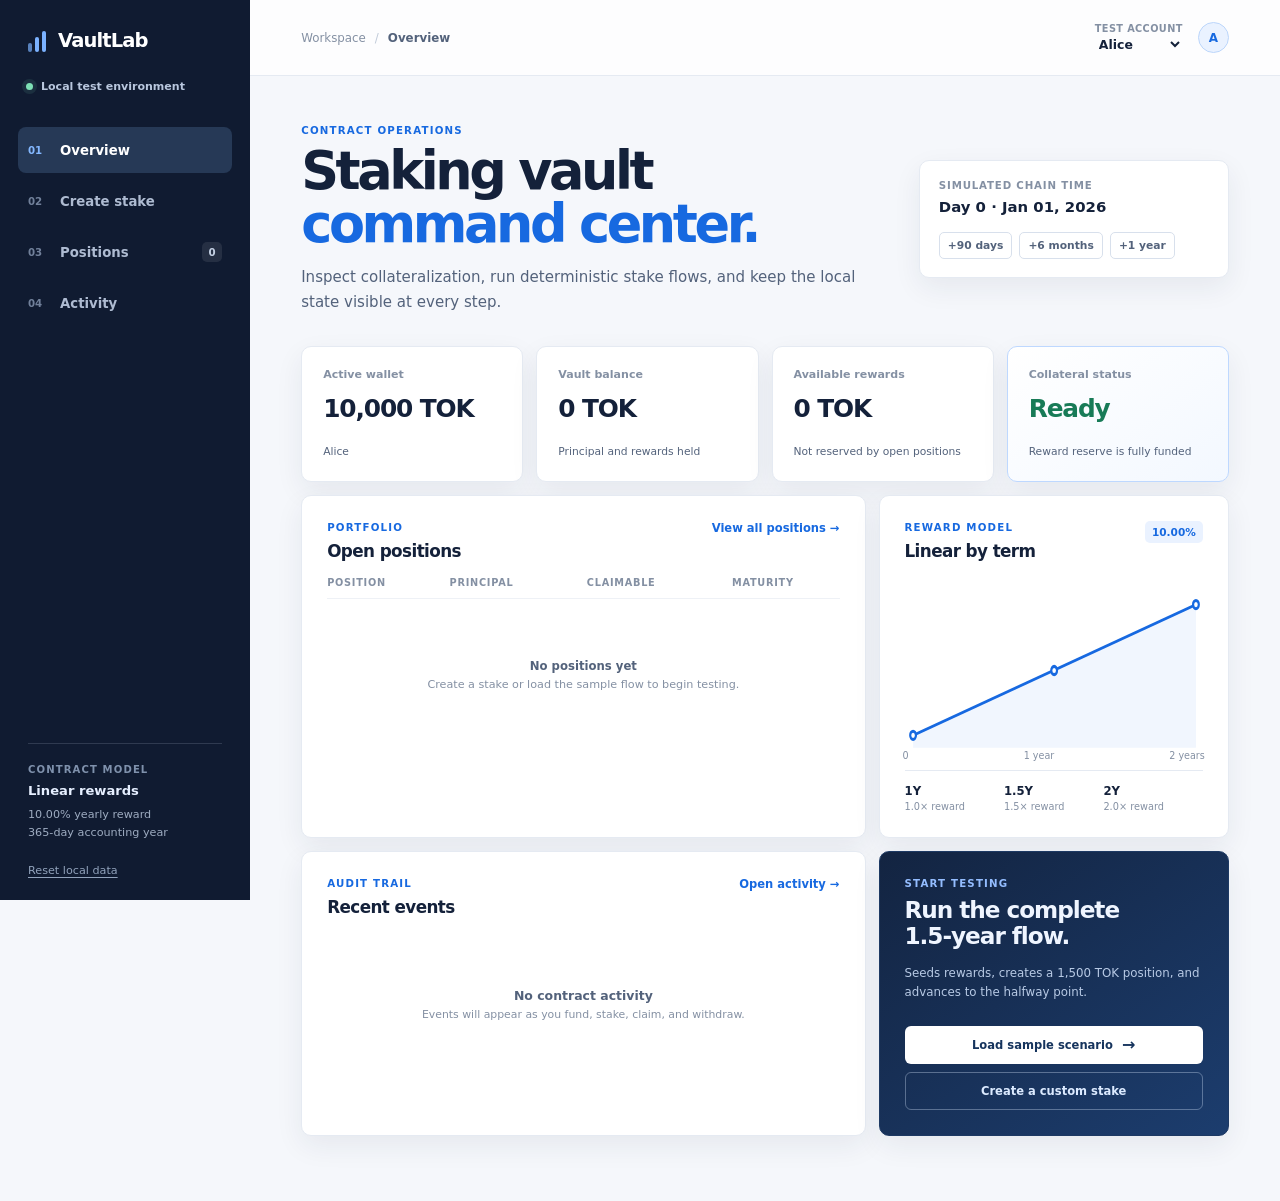
<file: frontend/index.html>
<!doctype html>
<html lang="en">
  <head>
    <meta charset="UTF-8" />
    <meta name="viewport" content="width=device-width, initial-scale=1.0" />
    <meta name="description" content="VaultLab is a local test console for the Linear Staking Vault." />
    <title>Overview · VaultLab</title>
    <link rel="stylesheet" href="styles.css" />
  </head>
  <body data-page="overview">
    <div class="app-shell">
      <aside class="sidebar">
        <a class="logo" href="./index.html" aria-label="VaultLab overview">
          <span class="logo-mark"><i></i><i></i><i></i></span>
          <span>VaultLab</span>
        </a>
        <div class="environment"><span></span> Local test environment</div>
        <nav class="primary-nav" aria-label="Primary navigation">
          <a class="nav-link active" href="./index.html"><b>01</b><span>Overview</span></a>
          <a class="nav-link" href="./stake.html"><b>02</b><span>Create stake</span></a>
          <a class="nav-link" href="./positions.html"><b>03</b><span>Positions</span><em data-position-count>0</em></a>
          <a class="nav-link" href="./activity.html"><b>04</b><span>Activity</span></a>
        </nav>
        <div class="sidebar-footer">
          <div class="sidebar-rule"></div>
          <span class="sidebar-label">Contract model</span>
          <strong>Linear rewards</strong>
          <p>10.00% yearly reward<br />365-day accounting year</p>
          <button class="reset-link" type="button" data-reset>Reset local data</button>
        </div>
      </aside>

      <div class="app-content">
        <header class="topbar">
          <div class="breadcrumbs"><span>Workspace</span><i>/</i><strong>Overview</strong></div>
          <div class="topbar-actions">
            <label class="account-control"><span>Test account</span><select data-account-select aria-label="Test account"><option value="alice">Alice</option><option value="bob">Bob</option></select></label>
            <button class="avatar-button" type="button" data-reset aria-label="Reset local test data" data-avatar>A</button>
          </div>
        </header>

        <main class="page page-overview">
          <section class="page-intro intro-split">
            <div>
              <p class="eyebrow">Contract operations</p>
              <h1>Staking vault<br /><span>command center.</span></h1>
              <p class="lede">Inspect collateralization, run deterministic stake flows, and keep the local state visible at every step.</p>
            </div>
            <section class="clock-card" aria-label="Simulated chain time">
              <span class="card-kicker">Simulated chain time</span>
              <strong data-simulated-date>Day 0 · Jan 01, 2026</strong>
              <div class="quick-time"><button type="button" data-advance="7776000">+90 days</button><button type="button" data-advance="15768000">+6 months</button><button type="button" data-advance="31536000">+1 year</button></div>
            </section>
          </section>

          <section class="stat-grid" aria-label="Vault balances">
            <article class="stat-card"><span>Active wallet</span><strong data-wallet-balance>0 TOK</strong><small data-active-account>Alice</small></article>
            <article class="stat-card"><span>Vault balance</span><strong data-vault-balance>0 TOK</strong><small>Principal and rewards held</small></article>
            <article class="stat-card"><span>Available rewards</span><strong data-available-rewards>0 TOK</strong><small>Not reserved by open positions</small></article>
            <article class="stat-card emphasis"><span>Collateral status</span><strong data-collateral-status>Ready</strong><small data-reserve-ratio>Reward reserve is fully funded</small></article>
          </section>

          <section class="dashboard-grid">
            <article class="card positions-card">
              <div class="card-header"><div><p class="eyebrow">Portfolio</p><h2>Open positions</h2></div><a class="text-link" href="./positions.html">View all positions →</a></div>
              <div class="table-scroll"><table class="data-table compact-table"><thead><tr><th>Position</th><th>Principal</th><th>Claimable</th><th>Maturity</th></tr></thead><tbody data-overview-positions></tbody></table></div>
            </article>
            <article class="card reward-card">
              <div class="card-header"><div><p class="eyebrow">Reward model</p><h2>Linear by term</h2></div><span class="rate-chip">10.00%</span></div>
              <div class="reward-graphic" aria-hidden="true"><div class="graph-axis"><span>0</span><span>1 year</span><span>2 years</span></div><svg viewBox="0 0 420 170" preserveAspectRatio="none"><path d="M14 148 L407 21" fill="none" stroke="currentColor" stroke-width="3"/><path d="M14 148 L407 21 L407 160 L14 160 Z" fill="currentColor" opacity=".06"/><circle cx="14" cy="148" r="4"/><circle cx="210" cy="85" r="4"/><circle cx="407" cy="21" r="4"/></svg></div>
              <div class="term-legend"><div><b>1Y</b><span>1.0× reward</span></div><div><b>1.5Y</b><span>1.5× reward</span></div><div><b>2Y</b><span>2.0× reward</span></div></div>
            </article>
          </section>

          <section class="dashboard-grid bottom-grid">
            <article class="card activity-card"><div class="card-header"><div><p class="eyebrow">Audit trail</p><h2>Recent events</h2></div><a class="text-link" href="./activity.html">Open activity →</a></div><div class="event-feed" data-recent-events></div></article>
            <article class="card action-card"><p class="eyebrow">Start testing</p><h2>Run the complete<br />1.5-year flow.</h2><p>Seeds rewards, creates a 1,500 TOK position, and advances to the halfway point.</p><button class="button button-primary" type="button" data-load-scenario>Load sample scenario <span>→</span></button><a class="button button-secondary" href="./stake.html">Create a custom stake</a></article>
          </section>
        </main>
      </div>
    </div>
    <div class="toast" role="status" aria-live="polite" data-toast></div>
    <script type="module" src="app.js"></script>
  </body>
</html>
</file>
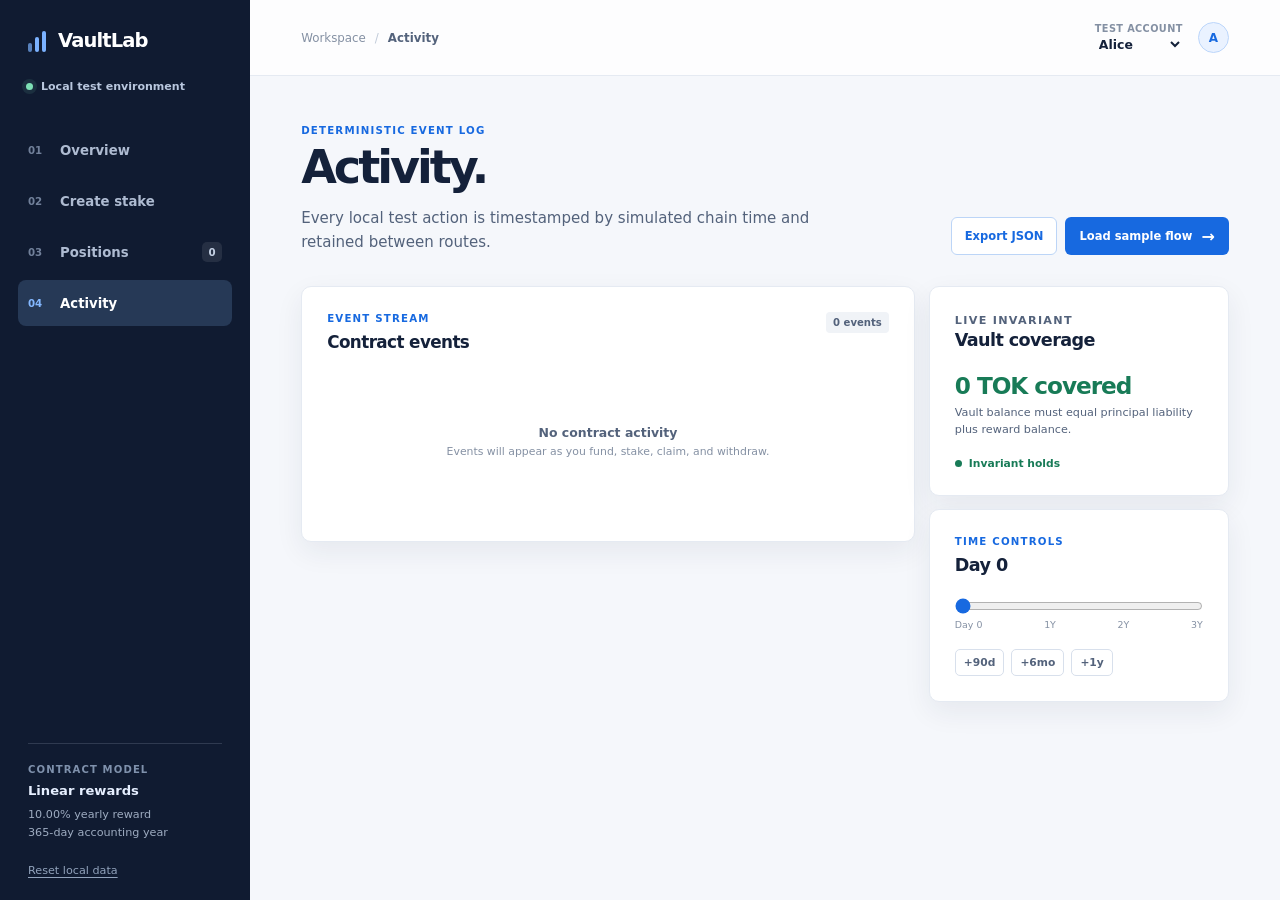
<file: frontend/activity.html>
<!doctype html>
<html lang="en">
  <head>
    <meta charset="UTF-8" />
    <meta name="viewport" content="width=device-width, initial-scale=1.0" />
    <meta name="description" content="Review the local VaultLab audit log and test scenarios." />
    <title>Activity · VaultLab</title>
    <link rel="stylesheet" href="styles.css" />
  </head>
  <body data-page="activity">
    <div class="app-shell">
      <aside class="sidebar">
        <a class="logo" href="./index.html" aria-label="VaultLab overview"><span class="logo-mark"><i></i><i></i><i></i></span><span>VaultLab</span></a>
        <div class="environment"><span></span> Local test environment</div>
        <nav class="primary-nav" aria-label="Primary navigation">
          <a class="nav-link" href="./index.html"><b>01</b><span>Overview</span></a><a class="nav-link" href="./stake.html"><b>02</b><span>Create stake</span></a><a class="nav-link" href="./positions.html"><b>03</b><span>Positions</span><em data-position-count>0</em></a><a class="nav-link active" href="./activity.html"><b>04</b><span>Activity</span></a>
        </nav>
        <div class="sidebar-footer"><div class="sidebar-rule"></div><span class="sidebar-label">Contract model</span><strong>Linear rewards</strong><p>10.00% yearly reward<br />365-day accounting year</p><button class="reset-link" type="button" data-reset>Reset local data</button></div>
      </aside>
      <div class="app-content">
        <header class="topbar"><div class="breadcrumbs"><span>Workspace</span><i>/</i><strong>Activity</strong></div><div class="topbar-actions"><label class="account-control"><span>Test account</span><select data-account-select aria-label="Test account"><option value="alice">Alice</option><option value="bob">Bob</option></select></label><button class="avatar-button" type="button" data-reset aria-label="Reset local test data" data-avatar>A</button></div></header>
        <main class="page">
          <section class="page-intro compact-intro"><div><p class="eyebrow">Deterministic event log</p><h1>Activity.</h1><p class="lede">Every local test action is timestamped by simulated chain time and retained between routes.</p></div><div class="button-group"><button class="button button-secondary" type="button" data-export>Export JSON</button><button class="button button-primary" type="button" data-load-scenario>Load sample flow <span>→</span></button></div></section>
          <section class="activity-layout"><article class="card audit-card"><div class="card-header"><div><p class="eyebrow">Event stream</p><h2>Contract events</h2></div><span class="event-count" data-event-count>0 events</span></div><div class="audit-list" data-activity-list></div></article><aside class="activity-side"><article class="card invariant-card"><p class="eyebrow">Live invariant</p><h2>Vault coverage</h2><strong data-coverage-value>0 TOK</strong><p>Vault balance must equal principal liability plus reward balance.</p><div class="invariant-status" data-invariant-status><span></span> Invariant holds</div></article><article class="card time-control-card"><p class="eyebrow">Time controls</p><h2 data-current-day>Day 0</h2><input type="range" min="0" max="1095" value="0" data-time-slider aria-label="Simulated days" /><div class="range-labels"><span>Day 0</span><span>1Y</span><span>2Y</span><span>3Y</span></div><div class="clock-actions"><button type="button" data-advance="7776000">+90d</button><button type="button" data-advance="15768000">+6mo</button><button type="button" data-advance="31536000">+1y</button></div></article></aside></section>
        </main>
      </div>
    </div>
    <div class="toast" role="status" aria-live="polite" data-toast></div>
    <script type="module" src="app.js"></script>
  </body>
</html>
</file>
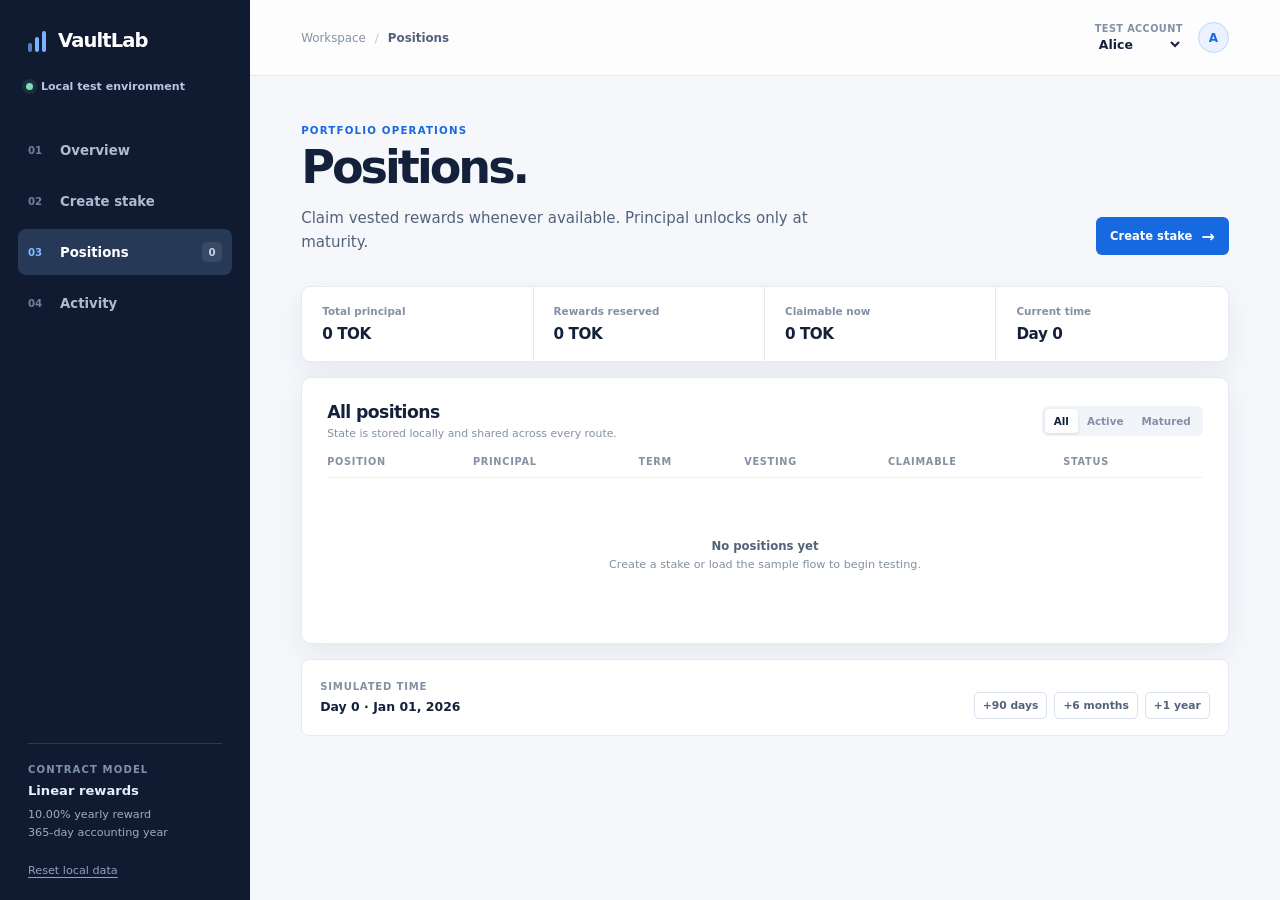
<file: frontend/positions.html>
<!doctype html>
<html lang="en">
  <head>
    <meta charset="UTF-8" />
    <meta name="viewport" content="width=device-width, initial-scale=1.0" />
    <meta name="description" content="Inspect and operate local VaultLab staking positions." />
    <title>Positions · VaultLab</title>
    <link rel="stylesheet" href="styles.css" />
  </head>
  <body data-page="positions">
    <div class="app-shell">
      <aside class="sidebar">
        <a class="logo" href="./index.html" aria-label="VaultLab overview"><span class="logo-mark"><i></i><i></i><i></i></span><span>VaultLab</span></a>
        <div class="environment"><span></span> Local test environment</div>
        <nav class="primary-nav" aria-label="Primary navigation">
          <a class="nav-link" href="./index.html"><b>01</b><span>Overview</span></a><a class="nav-link" href="./stake.html"><b>02</b><span>Create stake</span></a><a class="nav-link active" href="./positions.html"><b>03</b><span>Positions</span><em data-position-count>0</em></a><a class="nav-link" href="./activity.html"><b>04</b><span>Activity</span></a>
        </nav>
        <div class="sidebar-footer"><div class="sidebar-rule"></div><span class="sidebar-label">Contract model</span><strong>Linear rewards</strong><p>10.00% yearly reward<br />365-day accounting year</p><button class="reset-link" type="button" data-reset>Reset local data</button></div>
      </aside>
      <div class="app-content">
        <header class="topbar"><div class="breadcrumbs"><span>Workspace</span><i>/</i><strong>Positions</strong></div><div class="topbar-actions"><label class="account-control"><span>Test account</span><select data-account-select aria-label="Test account"><option value="alice">Alice</option><option value="bob">Bob</option></select></label><button class="avatar-button" type="button" data-reset aria-label="Reset local test data" data-avatar>A</button></div></header>
        <main class="page">
          <section class="page-intro compact-intro"><div><p class="eyebrow">Portfolio operations</p><h1>Positions.</h1><p class="lede">Claim vested rewards whenever available. Principal unlocks only at maturity.</p></div><a class="button button-primary" href="./stake.html">Create stake <span>→</span></a></section>
          <section class="portfolio-summary"><article><span>Total principal</span><strong data-principal-liability>0 TOK</strong></article><article><span>Rewards reserved</span><strong data-reserved-rewards>0 TOK</strong></article><article><span>Claimable now</span><strong data-total-claimable>0 TOK</strong></article><article><span>Current time</span><strong data-current-day>Day 0</strong></article></section>
          <section class="card table-card"><div class="card-header table-header"><div><h2>All positions</h2><p>State is stored locally and shared across every route.</p></div><div class="filter-set" role="group" aria-label="Position filter"><button class="filter-button active" type="button" data-position-filter="all">All</button><button class="filter-button" type="button" data-position-filter="active">Active</button><button class="filter-button" type="button" data-position-filter="matured">Matured</button></div></div><div class="table-scroll"><table class="data-table positions-table"><thead><tr><th>Position</th><th>Principal</th><th>Term</th><th>Vesting</th><th>Claimable</th><th>Status</th><th></th></tr></thead><tbody data-positions-table></tbody></table></div></section>
          <section class="clock-strip"><div><span>Simulated time</span><strong data-simulated-date>Day 0 · Jan 01, 2026</strong></div><div class="clock-actions"><button type="button" data-advance="7776000">+90 days</button><button type="button" data-advance="15768000">+6 months</button><button type="button" data-advance="31536000">+1 year</button></div></section>
        </main>
      </div>
    </div>
    <div class="toast" role="status" aria-live="polite" data-toast></div>
    <script type="module" src="app.js"></script>
  </body>
</html>
</file>
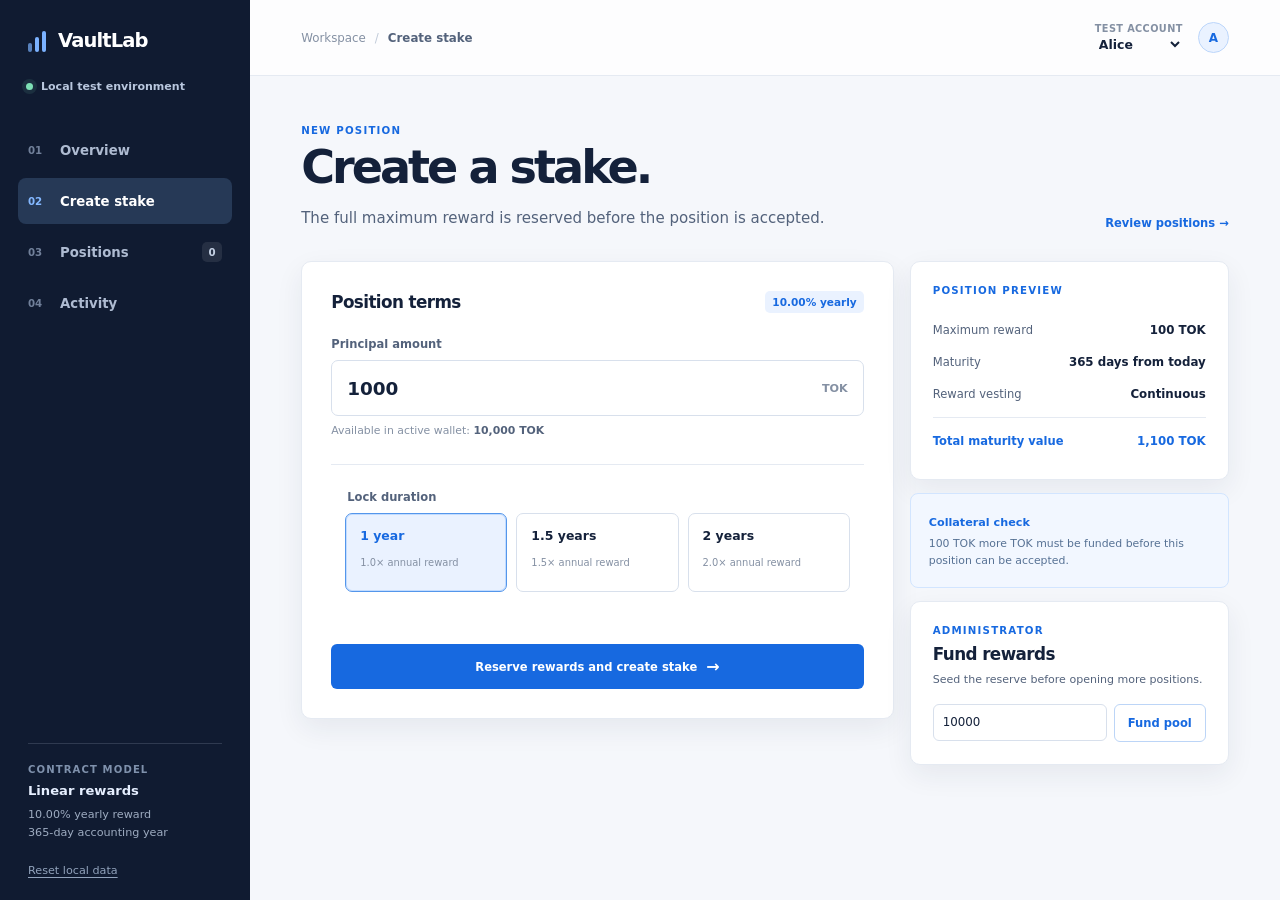
<file: frontend/stake.html>
<!doctype html>
<html lang="en">
  <head>
    <meta charset="UTF-8" />
    <meta name="viewport" content="width=device-width, initial-scale=1.0" />
    <meta name="description" content="Create a deterministic test stake in VaultLab." />
    <title>Create stake · VaultLab</title>
    <link rel="stylesheet" href="styles.css" />
  </head>
  <body data-page="stake">
    <div class="app-shell">
      <aside class="sidebar">
        <a class="logo" href="./index.html" aria-label="VaultLab overview"><span class="logo-mark"><i></i><i></i><i></i></span><span>VaultLab</span></a>
        <div class="environment"><span></span> Local test environment</div>
        <nav class="primary-nav" aria-label="Primary navigation">
          <a class="nav-link" href="./index.html"><b>01</b><span>Overview</span></a><a class="nav-link active" href="./stake.html"><b>02</b><span>Create stake</span></a><a class="nav-link" href="./positions.html"><b>03</b><span>Positions</span><em data-position-count>0</em></a><a class="nav-link" href="./activity.html"><b>04</b><span>Activity</span></a>
        </nav>
        <div class="sidebar-footer"><div class="sidebar-rule"></div><span class="sidebar-label">Contract model</span><strong>Linear rewards</strong><p>10.00% yearly reward<br />365-day accounting year</p><button class="reset-link" type="button" data-reset>Reset local data</button></div>
      </aside>
      <div class="app-content">
        <header class="topbar"><div class="breadcrumbs"><span>Workspace</span><i>/</i><strong>Create stake</strong></div><div class="topbar-actions"><label class="account-control"><span>Test account</span><select data-account-select aria-label="Test account"><option value="alice">Alice</option><option value="bob">Bob</option></select></label><button class="avatar-button" type="button" data-reset aria-label="Reset local test data" data-avatar>A</button></div></header>
        <main class="page">
          <section class="page-intro compact-intro"><div><p class="eyebrow">New position</p><h1>Create a stake.</h1><p class="lede">The full maximum reward is reserved before the position is accepted.</p></div><a class="text-link" href="./positions.html">Review positions →</a></section>
          <section class="stake-layout">
            <form class="card stake-form" data-stake-form>
              <div class="form-section"><div class="form-heading"><h2>Position terms</h2><span class="rate-chip">10.00% yearly</span></div><label class="form-label" for="stake-amount">Principal amount</label><div class="input-shell"><input id="stake-amount" name="amount" type="number" min="1" max="100000000" value="1000" inputmode="numeric" required /><span>TOK</span></div><p class="field-hint">Available in active wallet: <b data-wallet-balance>0 TOK</b></p></div>
              <fieldset class="form-section term-fieldset"><legend class="form-label">Lock duration</legend><div class="term-options"><label class="term-radio"><input type="radio" name="term" value="31536000" checked /><span><b>1 year</b><small>1.0× annual reward</small></span></label><label class="term-radio"><input type="radio" name="term" value="47304000" /><span><b>1.5 years</b><small>1.5× annual reward</small></span></label><label class="term-radio"><input type="radio" name="term" value="63072000" /><span><b>2 years</b><small>2.0× annual reward</small></span></label></div></fieldset>
              <button class="button button-primary full-button" type="submit">Reserve rewards and create stake <span>→</span></button>
            </form>
            <aside class="stake-summary">
              <article class="card summary-card"><p class="eyebrow">Position preview</p><div class="preview-row"><span>Maximum reward</span><strong data-stake-reward>100 TOK</strong></div><div class="preview-row"><span>Maturity</span><strong data-stake-maturity>365 days from today</strong></div><div class="preview-row"><span>Reward vesting</span><strong>Continuous</strong></div><div class="summary-rule"></div><div class="preview-row total"><span>Total maturity value</span><strong data-stake-total>1,100 TOK</strong></div></article>
              <article class="notice-card"><b>Collateral check</b><p data-stake-collateral>Enter a position to test available reward liquidity.</p></article>
              <article class="card fund-card"><p class="eyebrow">Administrator</p><h2>Fund rewards</h2><p>Seed the reserve before opening more positions.</p><form data-fund-form class="inline-form"><input name="amount" type="number" min="1" value="10000" inputmode="numeric" required /><button class="button button-secondary" type="submit">Fund pool</button></form></article>
            </aside>
          </section>
        </main>
      </div>
    </div>
    <div class="toast" role="status" aria-live="polite" data-toast></div>
    <script type="module" src="app.js"></script>
  </body>
</html>
</file>
<file: frontend/styles.css>
:root {
  --ink: #14213a;
  --ink-soft: #53627b;
  --ink-faint: #8490a3;
  --canvas: #f5f7fb;
  --surface: #ffffff;
  --line: #e5eaf2;
  --line-strong: #d8e0ec;
  --navy: #101b31;
  --navy-soft: #1d2b45;
  --blue: #1769e0;
  --blue-dark: #0e57be;
  --blue-pale: #eaf2ff;
  --green: #187b57;
  --green-pale: #e7f7ef;
  --amber: #9a5c08;
  --amber-pale: #fff4df;
  --red: #ba4545;
  --red-pale: #fff0f0;
  --shadow: 0 10px 28px rgba(25, 42, 70, 0.07);
  font-family: Inter, ui-sans-serif, system-ui, -apple-system, BlinkMacSystemFont, "Segoe UI", sans-serif;
  color: var(--ink);
  background: var(--canvas);
  font-synthesis: none;
}

* { box-sizing: border-box; }
html { min-width: 320px; background: var(--canvas); }
body { min-width: 320px; margin: 0; background: var(--canvas); }
button, input, select { font: inherit; }
button { cursor: pointer; }
a { color: inherit; text-decoration: none; }

.app-shell { display: grid; grid-template-columns: 250px minmax(0, 1fr); min-height: 100vh; }
.sidebar { position: sticky; top: 0; display: flex; flex-direction: column; height: 100vh; padding: 29px 18px 22px; color: #f7faff; background: var(--navy); }
.logo { display: flex; align-items: center; gap: 10px; margin: 0 10px 28px; color: #fff; font-size: 1.22rem; font-weight: 760; letter-spacing: -0.045em; }
.logo-mark { display: flex; align-items: end; gap: 3px; width: 20px; height: 22px; }.logo-mark i { display: block; width: 4px; border-radius: 4px; background: #7bb2ff; }.logo-mark i:nth-child(1) { height: 9px; opacity: .68; }.logo-mark i:nth-child(2) { height: 15px; }.logo-mark i:nth-child(3) { height: 21px; }
.environment { display: flex; align-items: center; gap: 8px; margin: 0 8px 34px; color: #b9c7de; font-size: .69rem; font-weight: 650; }.environment span { width: 7px; height: 7px; border-radius: 50%; background: #7de0b5; box-shadow: 0 0 0 4px rgba(125,224,181,.1); }
.primary-nav { display: grid; gap: 5px; }.nav-link { display: flex; align-items: center; gap: 12px; min-height: 46px; padding: 0 10px; border-radius: 8px; color: #aebbd1; font-size: .83rem; font-weight: 620; transition: color .16s ease, background .16s ease; }.nav-link b { width: 20px; color: #71809a; font-size: .64rem; font-weight: 720; }.nav-link em { display: grid; min-width: 20px; height: 20px; margin-left: auto; padding: 0 5px; place-items: center; border-radius: 5px; color: #c4d0e3; background: rgba(255,255,255,.09); font-size: .64rem; font-style: normal; }.nav-link:hover { color: #f3f7ff; background: rgba(255,255,255,.055); }.nav-link.active { color: #fff; background: #263956; }.nav-link.active b { color: #84b8ff; }
.sidebar-footer { margin-top: auto; padding: 0 10px; color: #b6c3d7; }.sidebar-rule { height: 1px; margin: 0 0 20px; background: rgba(218,230,255,.15); }.sidebar-label { display: block; margin-bottom: 5px; color: #7f91ac; font-size: .63rem; font-weight: 750; letter-spacing: .11em; text-transform: uppercase; }.sidebar-footer strong { color: #e6efff; font-size: .82rem; }.sidebar-footer p { margin: 7px 0 18px; color: #9eacc1; font-size: .7rem; line-height: 1.55; }.reset-link { padding: 0; border: 0; color: #91a2bb; background: transparent; font-size: .7rem; text-decoration: underline; text-underline-offset: 3px; }.reset-link:hover { color: #fff; }

.app-content { min-width: 0; }.topbar { display: flex; align-items: center; justify-content: space-between; min-height: 76px; padding: 0 clamp(24px, 4vw, 58px); border-bottom: 1px solid var(--line); background: rgba(255,255,255,.78); }.breadcrumbs { display: flex; gap: 9px; color: var(--ink-faint); font-size: .74rem; }.breadcrumbs i { color: #c0cad8; font-style: normal; }.breadcrumbs strong { color: var(--ink-soft); font-weight: 720; }.topbar-actions { display: flex; align-items: center; gap: 15px; }.account-control { display: grid; gap: 2px; color: var(--ink-faint); font-size: .61rem; font-weight: 680; letter-spacing: .04em; text-transform: uppercase; }.account-control select { min-width: 88px; padding: 0; border: 0; color: var(--ink); outline: none; background: transparent; font-size: .78rem; font-weight: 720; letter-spacing: 0; text-transform: none; }.avatar-button { display: grid; width: 31px; height: 31px; place-items: center; border: 1px solid #bcd6fb; border-radius: 50%; color: var(--blue); background: var(--blue-pale); font-size: .75rem; font-weight: 800; }

.page { width: min(1230px, 100%); margin: 0 auto; padding: 48px clamp(24px, 4vw, 58px) 65px; }.page-intro { display: flex; align-items: flex-end; justify-content: space-between; gap: 26px; margin-bottom: 31px; }.intro-split { align-items: center; }.eyebrow { margin: 0 0 8px; color: var(--blue); font-size: .64rem; font-weight: 790; letter-spacing: .115em; text-transform: uppercase; }.page h1 { max-width: 640px; margin: 0; color: var(--ink); font-size: clamp(2.2rem, 4.1vw, 3.55rem); line-height: 1.01; letter-spacing: -.065em; }.page h1 span { color: var(--blue); }.lede { max-width: 590px; margin: 15px 0 0; color: var(--ink-soft); font-size: .94rem; line-height: 1.65; }.compact-intro h1 { font-size: clamp(2.15rem, 3.6vw, 3rem); }.compact-intro .lede { max-width: 570px; }
.clock-card { min-width: 310px; padding: 18px 19px; border: 1px solid var(--line); border-radius: 10px; background: var(--surface); box-shadow: var(--shadow); }.card-kicker { display: block; margin-bottom: 7px; color: var(--ink-faint); font-size: .64rem; font-weight: 720; letter-spacing: .08em; text-transform: uppercase; }.clock-card strong { display: block; color: var(--ink); font-size: .93rem; }.quick-time, .clock-actions { display: flex; gap: 7px; margin-top: 16px; }.quick-time button, .clock-actions button { padding: 6px 8px; border: 1px solid var(--line-strong); border-radius: 5px; color: var(--ink-soft); background: #fff; font-size: .67rem; font-weight: 710; }.quick-time button:hover, .clock-actions button:hover { border-color: #9fc3fa; color: var(--blue); background: var(--blue-pale); }

.stat-grid { display: grid; grid-template-columns: repeat(4, 1fr); gap: 13px; margin-bottom: 13px; }.stat-card { min-height: 136px; padding: 21px; border: 1px solid var(--line); border-radius: 10px; background: var(--surface); box-shadow: var(--shadow); }.stat-card > span { display: block; color: var(--ink-faint); font-size: .69rem; font-weight: 680; }.stat-card strong { display: block; margin: 13px 0 17px; color: var(--ink); font-size: clamp(1.2rem, 2vw, 1.55rem); letter-spacing: -.045em; }.stat-card small { color: var(--ink-soft); font-size: .67rem; }.stat-card.emphasis { border-color: #bed8ff; background: linear-gradient(145deg, #fff, #f3f8ff); }.stat-card.emphasis strong { color: var(--green); }

.dashboard-grid { display: grid; grid-template-columns: minmax(0, 1.45fr) minmax(300px, .9fr); gap: 13px; margin-bottom: 13px; }.card { border: 1px solid var(--line); border-radius: 10px; background: var(--surface); box-shadow: var(--shadow); }.positions-card, .reward-card, .activity-card, .action-card, .table-card, .audit-card, .invariant-card, .time-control-card { padding: 25px; }.card-header { display: flex; align-items: flex-start; justify-content: space-between; gap: 20px; }.card-header h2, .form-heading h2, .fund-card h2 { margin: 0; color: var(--ink); font-size: 1.05rem; letter-spacing: -.035em; }.text-link { color: var(--blue); font-size: .72rem; font-weight: 730; white-space: nowrap; }.text-link:hover { color: var(--blue-dark); text-decoration: underline; text-underline-offset: 3px; }.data-table { width: 100%; border-collapse: collapse; text-align: left; white-space: nowrap; }.data-table th { padding: 16px 10px 10px; color: var(--ink-faint); font-size: .61rem; font-weight: 760; letter-spacing: .075em; text-transform: uppercase; }.data-table th:first-child, .data-table td:first-child { padding-left: 0; }.data-table th:last-child, .data-table td:last-child { padding-right: 0; }.data-table td { padding: 14px 10px; border-top: 1px solid #eef1f6; color: var(--ink-soft); font-size: .73rem; }.data-table td b { display: block; color: var(--ink); font-size: .73rem; }.data-table td small { display: block; margin-top: 3px; color: var(--ink-faint); font-size: .63rem; }.positive { color: var(--green) !important; font-weight: 730; }.empty-table { display: grid; min-height: 125px; place-content: center; justify-items: center; gap: 5px; color: var(--ink-faint); text-align: center; }.empty-table strong { color: var(--ink-soft); }.empty-table span { font-size: .7rem; }.status { display: inline-flex; padding: 4px 7px; border-radius: 4px; font-size: .62rem; font-weight: 720; }.status.active { color: var(--amber); background: var(--amber-pale); }.status.matured { color: var(--green); background: var(--green-pale); }
.rate-chip { display: inline-flex; padding: 5px 7px; border-radius: 5px; color: var(--blue); background: var(--blue-pale); font-size: .66rem; font-weight: 760; }.reward-card { color: var(--blue); }.reward-graphic { position: relative; height: 175px; margin: 22px -2px 12px; }.reward-graphic svg { position: absolute; inset: 0; width: 100%; height: 100%; }.reward-graphic circle { fill: var(--surface); stroke: currentColor; stroke-width: 3px; }.graph-axis { position: absolute; right: 0; bottom: -3px; left: 0; display: flex; justify-content: space-between; color: var(--ink-faint); font-size: .6rem; }.term-legend { display: grid; grid-template-columns: repeat(3, 1fr); border-top: 1px solid var(--line); }.term-legend div { display: grid; gap: 3px; padding-top: 13px; }.term-legend b { color: var(--ink); font-size: .73rem; }.term-legend span { color: var(--ink-faint); font-size: .61rem; }.bottom-grid { grid-template-columns: minmax(0, 1.45fr) minmax(300px, .9fr); margin-bottom: 0; }.event-feed { display: grid; margin-top: 13px; }.event-row { display: grid; grid-template-columns: 78px 1fr 105px; gap: 14px; align-items: center; padding: 14px 0; border-bottom: 1px solid #eef1f6; }.event-row:last-child { border-bottom: 0; }.event-type { display: inline-flex; width: fit-content; padding: 4px 6px; border-radius: 4px; color: var(--blue); background: var(--blue-pale); font-size: .59rem; font-weight: 750; text-transform: uppercase; }.event-type.fund { color: var(--amber); background: var(--amber-pale); }.event-type.claim { color: var(--green); background: var(--green-pale); }.event-type.withdraw { color: #754dc1; background: #f1ecff; }.event-row strong { display: block; color: var(--ink); font-size: .72rem; }.event-row p { margin: 3px 0 0; color: var(--ink-faint); font-size: .65rem; line-height: 1.4; }.event-row time { color: var(--ink-faint); font-size: .63rem; text-align: right; }.event-row time small { display: block; margin-top: 3px; color: #a0aabb; font-size: .58rem; }.empty-events { display: grid; min-height: 150px; place-content: center; justify-items: center; gap: 5px; color: var(--ink-faint); text-align: center; }.empty-events strong { color: var(--ink-soft); font-size: .78rem; }.empty-events span { font-size: .68rem; }.action-card { display: flex; flex-direction: column; align-items: flex-start; min-height: 100%; color: #eff5ff; border-color: #1d3963; background: linear-gradient(145deg, #132441, #1c3d6e); }.action-card .eyebrow { color: #94bdff; }.action-card h2 { margin: 0; font-size: 1.45rem; line-height: 1.14; letter-spacing: -.045em; }.action-card p:not(.eyebrow) { margin: 14px 0 23px; color: #b8cae5; font-size: .74rem; line-height: 1.65; }.button { display: inline-flex; align-items: center; justify-content: center; gap: 9px; min-height: 38px; padding: 0 13px; border: 1px solid transparent; border-radius: 6px; font-size: .72rem; font-weight: 750; transition: transform .15s ease, background .15s ease, border-color .15s ease; }.button:hover { transform: translateY(-1px); }.button-primary { color: #fff; background: var(--blue); }.button-primary:hover { background: var(--blue-dark); }.button-primary span { font-size: 1rem; }.button-secondary { color: var(--blue); border-color: #bcd5f7; background: #fff; }.button-secondary:hover { border-color: var(--blue); background: var(--blue-pale); }.action-card .button-primary { width: 100%; margin-top: auto; color: #16345d; background: #fff; }.action-card .button-secondary { width: 100%; margin-top: 8px; color: #dbeaff; border-color: rgba(219,234,255,.34); background: transparent; }.action-card .button-secondary:hover { color: #fff; border-color: #fff; background: rgba(255,255,255,.08); }

.stake-layout { display: grid; grid-template-columns: minmax(0, 1.3fr) minmax(315px, .7fr); gap: 16px; align-items: start; }.stake-form { padding: 29px; }.form-section { padding-bottom: 27px; margin-bottom: 25px; border-bottom: 1px solid var(--line); }.form-heading { display: flex; align-items: center; justify-content: space-between; gap: 12px; }.form-label { display: block; margin: 24px 0 9px; color: var(--ink-soft); font-size: .72rem; font-weight: 720; }.input-shell { display: flex; align-items: center; border: 1px solid var(--line-strong); border-radius: 7px; background: #fff; transition: border-color .15s ease, box-shadow .15s ease; }.input-shell:focus-within { border-color: #82b3f3; box-shadow: 0 0 0 3px rgba(23,105,224,.08); }.input-shell input { width: 100%; height: 54px; padding: 0 15px; border: 0; outline: none; color: var(--ink); background: transparent; font-size: 1.15rem; font-weight: 730; }.input-shell span { padding-right: 15px; color: var(--ink-faint); font-size: .7rem; font-weight: 740; }.field-hint { margin: 8px 0 0; color: var(--ink-faint); font-size: .68rem; }.field-hint b { color: var(--ink-soft); }.term-fieldset { border: 0; padding-top: 0; }.term-fieldset .form-label { margin-top: 0; }.term-options { display: grid; grid-template-columns: repeat(3, 1fr); gap: 9px; }.term-radio { position: relative; cursor: pointer; }.term-radio input { position: absolute; opacity: 0; pointer-events: none; }.term-radio span { display: grid; gap: 4px; min-height: 79px; padding: 14px; border: 1px solid var(--line-strong); border-radius: 7px; transition: border-color .15s ease, background .15s ease; }.term-radio b { color: var(--ink); font-size: .78rem; }.term-radio small { color: var(--ink-faint); font-size: .62rem; }.term-radio input:checked + span { border-color: #5496eb; background: var(--blue-pale); box-shadow: inset 0 0 0 1px #c2dcff; }.term-radio input:checked + span b { color: var(--blue); }.full-button { width: 100%; min-height: 45px; }.stake-summary { display: grid; gap: 13px; }.summary-card, .fund-card { padding: 22px; }.summary-card .eyebrow { margin-bottom: 18px; }.preview-row { display: flex; align-items: center; justify-content: space-between; gap: 14px; padding: 9px 0; color: var(--ink-soft); font-size: .72rem; }.preview-row strong { color: var(--ink); font-size: .74rem; text-align: right; }.summary-rule { height: 1px; margin: 7px 0; background: var(--line); }.preview-row.total span, .preview-row.total strong { color: var(--blue); font-weight: 780; }.notice-card { padding: 17px 18px; border: 1px solid #d2e5ff; border-radius: 8px; background: #f2f7ff; }.notice-card b { color: var(--blue); font-size: .7rem; }.notice-card p { margin: 6px 0 0; color: #567194; font-size: .68rem; line-height: 1.55; }.fund-card h2 { margin-top: 0; }.fund-card > p:not(.eyebrow) { margin: 8px 0 15px; color: var(--ink-soft); font-size: .69rem; line-height: 1.5; }.inline-form { display: flex; gap: 7px; }.inline-form input { width: 100%; min-width: 0; height: 37px; padding: 0 9px; border: 1px solid var(--line-strong); border-radius: 6px; color: var(--ink); outline: none; font-size: .74rem; }.inline-form input:focus { border-color: #82b3f3; }.inline-form .button { flex: 0 0 auto; white-space: nowrap; }

.portfolio-summary { display: grid; grid-template-columns: repeat(4, 1fr); margin-bottom: 15px; border: 1px solid var(--line); border-radius: 9px; background: #fff; box-shadow: var(--shadow); }.portfolio-summary article { padding: 18px 20px; border-right: 1px solid var(--line); }.portfolio-summary article:last-child { border-right: 0; }.portfolio-summary span { display: block; color: var(--ink-faint); font-size: .65rem; font-weight: 690; }.portfolio-summary strong { display: block; margin-top: 8px; color: var(--ink); font-size: .95rem; letter-spacing: -.03em; }.table-card { padding: 24px 25px 12px; }.table-header { align-items: center; }.table-header h2 { margin: 0; font-size: 1.08rem; letter-spacing: -.035em; }.table-header p { margin: 5px 0 0; color: var(--ink-faint); font-size: .68rem; }.filter-set { display: flex; padding: 3px; border-radius: 6px; background: #f1f4f8; }.filter-button { padding: 6px 9px; border: 0; border-radius: 4px; color: var(--ink-faint); background: transparent; font-size: .65rem; font-weight: 720; }.filter-button.active { color: var(--ink); background: #fff; box-shadow: 0 1px 3px rgba(20,33,58,.12); }.progress-cell { display: grid; gap: 6px; min-width: 92px; }.progress-cell span { color: var(--ink-faint); font-size: .63rem; }.progress-cell i { display: block; height: 4px; overflow: hidden; border-radius: 999px; background: #e7edf5; }.progress-cell b { display: block; height: 100%; border-radius: inherit; background: var(--blue); }.row-actions { display: flex; justify-content: flex-end; gap: 6px; }.table-button { min-height: 29px; padding: 0 8px; border: 1px solid var(--line-strong); border-radius: 5px; color: var(--ink-soft); background: #fff; font-size: .63rem; font-weight: 730; }.table-button:hover:not(:disabled) { border-color: #98bef2; color: var(--blue); background: var(--blue-pale); }.primary-table-button { color: var(--blue); border-color: #b8d4fa; }.table-button:disabled { cursor: not-allowed; opacity: .42; }.clock-strip { display: flex; align-items: center; justify-content: space-between; gap: 18px; margin-top: 15px; padding: 16px 18px; border: 1px solid var(--line); border-radius: 8px; background: #fff; }.clock-strip span { display: block; margin-bottom: 4px; color: var(--ink-faint); font-size: .63rem; font-weight: 700; letter-spacing: .08em; text-transform: uppercase; }.clock-strip strong { font-size: .78rem; }

.activity-layout { display: grid; grid-template-columns: minmax(0, 1.35fr) minmax(300px, .65fr); gap: 14px; align-items: start; }.event-count { padding: 5px 7px; border-radius: 4px; color: var(--ink-soft); background: #f0f3f7; font-size: .63rem; font-weight: 720; }.audit-list { margin-top: 14px; }.audit-list .event-row { grid-template-columns: 82px 1fr 100px; padding: 16px 0; }.activity-side { display: grid; gap: 13px; }.invariant-card h2, .time-control-card h2 { margin: 0; color: var(--ink); font-size: 1.1rem; letter-spacing: -.035em; }.invariant-card > strong { display: block; margin: 22px 0 5px; color: var(--green); font-size: 1.45rem; letter-spacing: -.045em; }.invariant-card > p { margin: 0; color: var(--ink-soft); font-size: .7rem; line-height: 1.55; }.invariant-status { display: flex; align-items: center; gap: 7px; margin-top: 19px; color: var(--green); font-size: .67rem; font-weight: 720; }.invariant-status span { width: 7px; height: 7px; border-radius: 50%; background: currentColor; }.invariant-status.failed { color: var(--red); }.time-control-card input { width: 100%; margin: 23px 0 5px; accent-color: var(--blue); }.range-labels { display: flex; justify-content: space-between; color: var(--ink-faint); font-size: .59rem; }.time-control-card .clock-actions { margin-top: 19px; }.button-group { display: flex; gap: 8px; }.button-group .button { white-space: nowrap; }

.toast { position: fixed; z-index: 10; right: 24px; bottom: 24px; max-width: min(390px, calc(100vw - 48px)); padding: 12px 14px; border: 1px solid #b3d1fa; border-radius: 7px; color: #194a85; background: #f3f8ff; box-shadow: 0 15px 38px rgba(20,38,71,.15); font-size: .73rem; font-weight: 680; opacity: 0; pointer-events: none; transform: translateY(12px); transition: opacity .2s ease, transform .2s ease; }.toast.visible { opacity: 1; transform: translateY(0); }.toast.error { border-color: #efc3c3; color: var(--red); background: var(--red-pale); }

@media (max-width: 1060px) { .stat-grid { grid-template-columns: repeat(2, 1fr); }.dashboard-grid, .bottom-grid { grid-template-columns: 1fr; }.reward-card { min-height: 300px; }.stake-layout { grid-template-columns: 1fr; }.stake-summary { grid-template-columns: repeat(2, 1fr); }.fund-card { grid-column: span 2; }.activity-layout { grid-template-columns: 1fr; }.activity-side { grid-template-columns: repeat(2, 1fr); }.portfolio-summary { grid-template-columns: repeat(2, 1fr); }.portfolio-summary article:nth-child(2) { border-right: 0; }.portfolio-summary article:nth-child(-n+2) { border-bottom: 1px solid var(--line); } }
@media (max-width: 760px) { .app-shell { display: block; }.sidebar { position: static; height: auto; padding: 18px 17px 12px; }.logo { margin: 0 0 15px; }.environment, .sidebar-footer { display: none; }.primary-nav { display: flex; gap: 3px; overflow-x: auto; }.nav-link { flex: 0 0 auto; min-height: 35px; padding: 0 9px; font-size: .71rem; }.nav-link b { display: none; }.nav-link em { margin-left: 1px; }.topbar { min-height: 61px; padding: 0 20px; }.page { padding: 34px 20px 50px; }.page-intro, .intro-split { align-items: flex-start; flex-direction: column; gap: 18px; }.clock-card { width: 100%; min-width: 0; }.page h1 { font-size: 2.35rem; }.lede { font-size: .85rem; }.stat-grid { grid-template-columns: 1fr 1fr; gap: 9px; }.stat-card { min-height: 118px; padding: 16px; }.stat-card strong { font-size: 1.05rem; }.positions-card, .reward-card, .activity-card, .action-card, .table-card, .audit-card, .invariant-card, .time-control-card, .stake-form { padding: 19px; }.table-scroll { overflow-x: auto; margin: 0 -4px; }.data-table { min-width: 550px; }.compact-table { min-width: 490px; }.stake-summary { grid-template-columns: 1fr; }.fund-card { grid-column: auto; }.term-options { grid-template-columns: 1fr; }.term-radio span { min-height: 60px; }.portfolio-summary { grid-template-columns: 1fr 1fr; }.portfolio-summary article { padding: 14px; }.table-header { align-items: flex-start; flex-direction: column; }.clock-strip { align-items: flex-start; flex-direction: column; }.activity-side { grid-template-columns: 1fr; }.event-row, .audit-list .event-row { grid-template-columns: 70px 1fr; gap: 8px; }.event-row time { grid-column: 2; text-align: left; }.button-group { width: 100%; }.button-group .button { flex: 1; padding: 0 9px; }.account-control { display: none; }.topbar-actions { gap: 0; }.toast { right: 15px; bottom: 15px; max-width: calc(100vw - 30px); }.inline-form { flex-wrap: wrap; }.inline-form .button { width: 100%; } }
</file>
